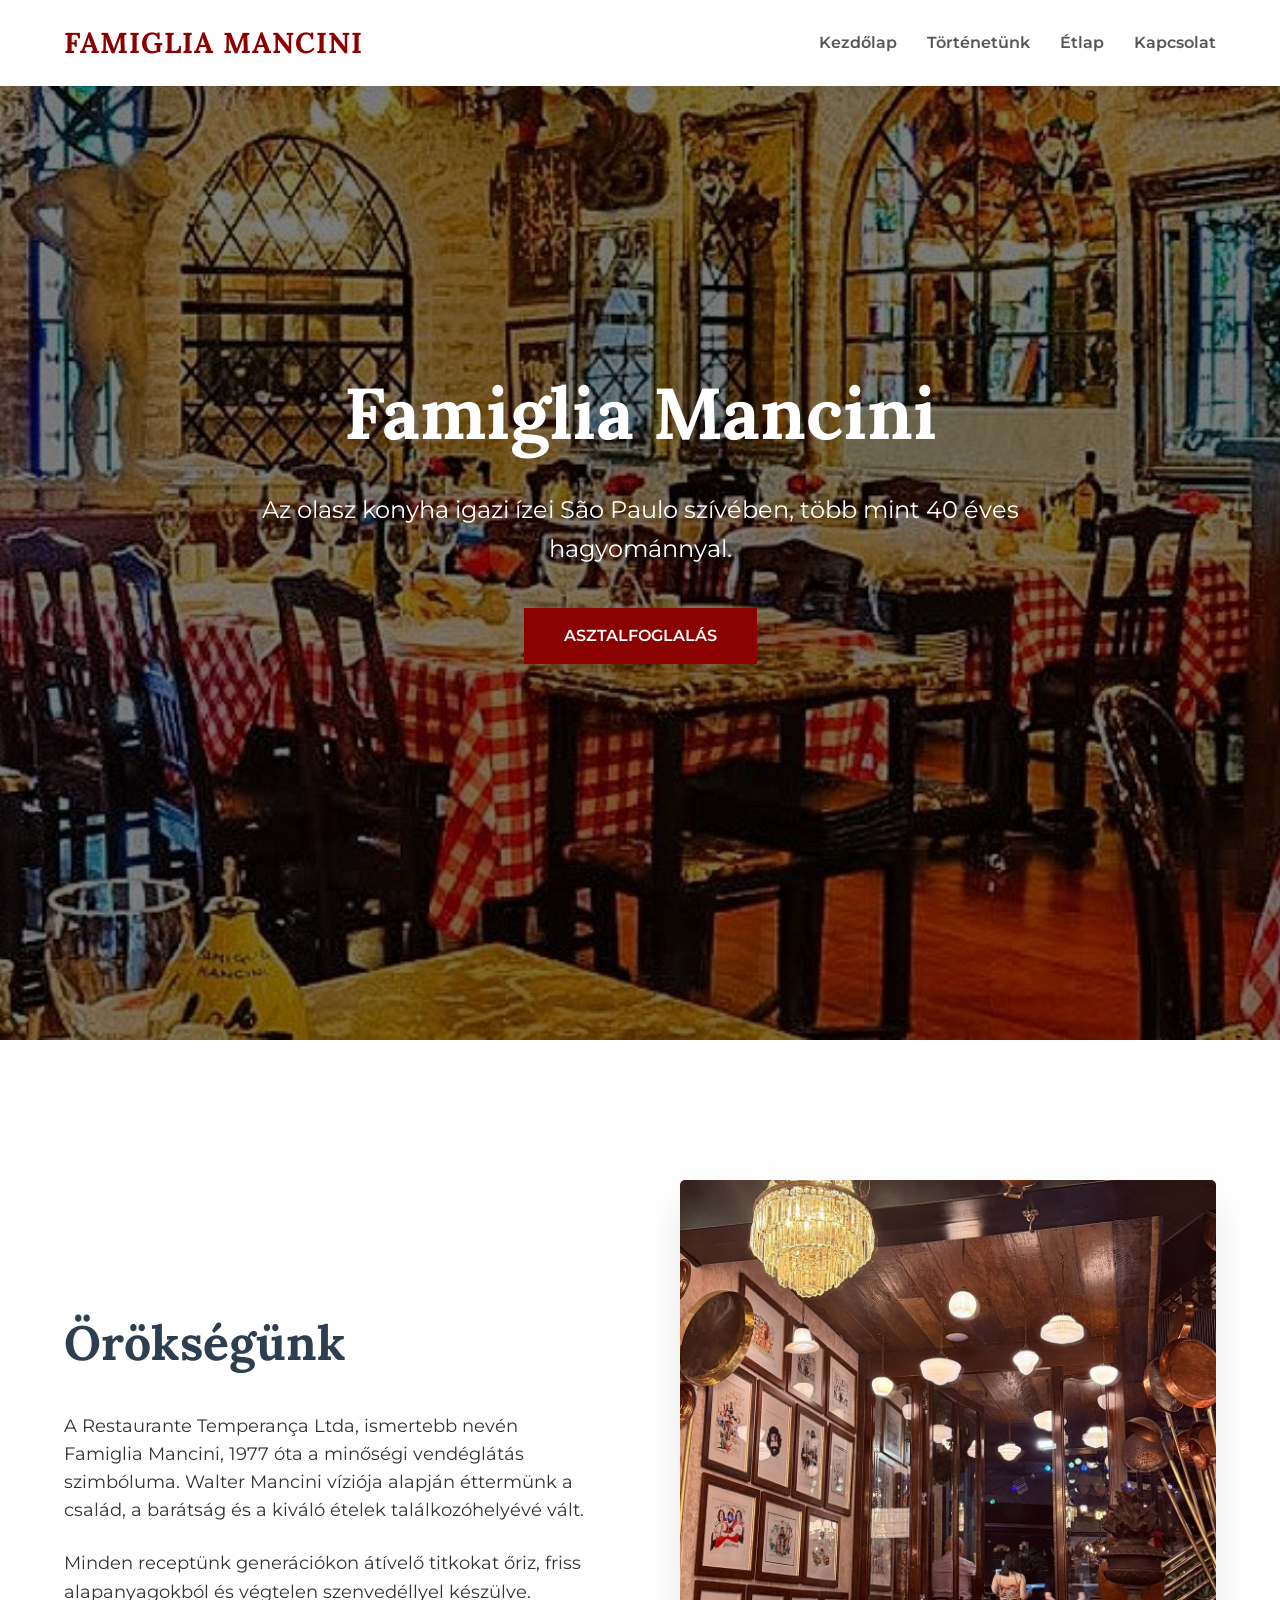
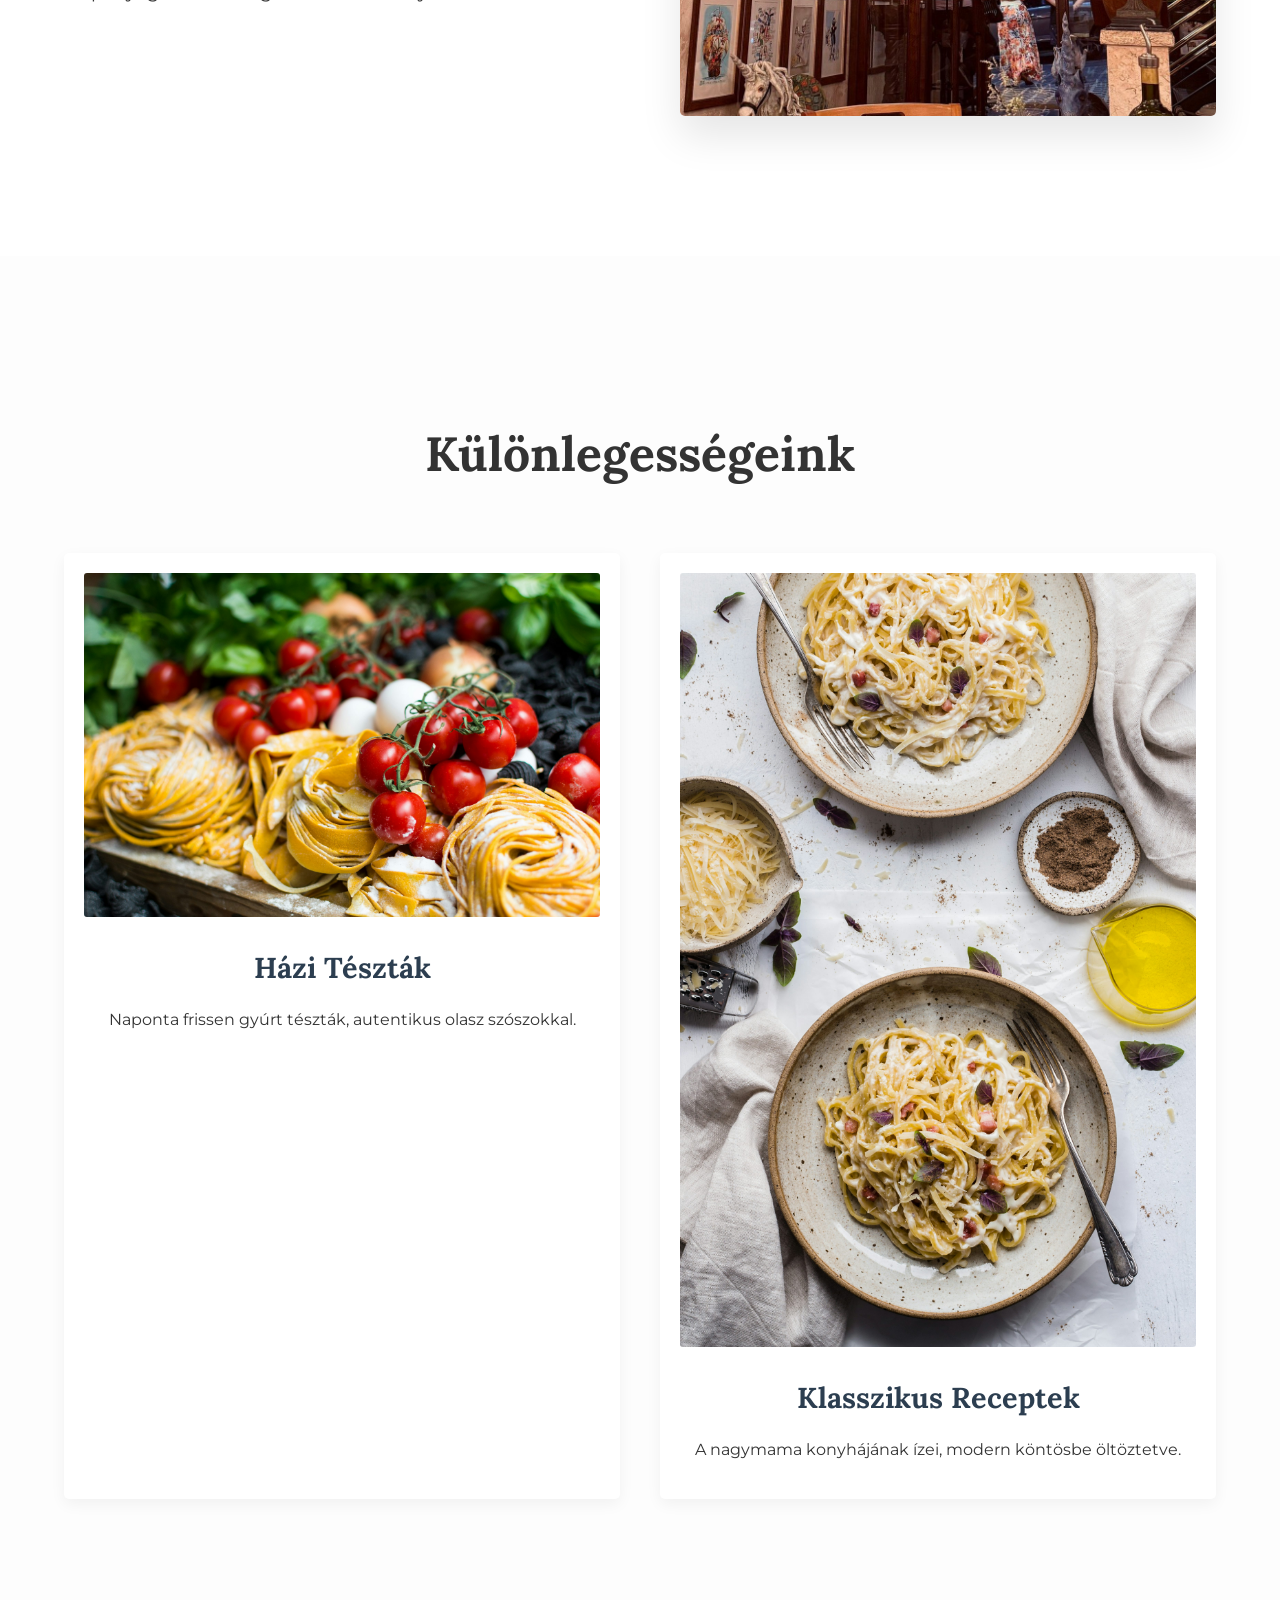
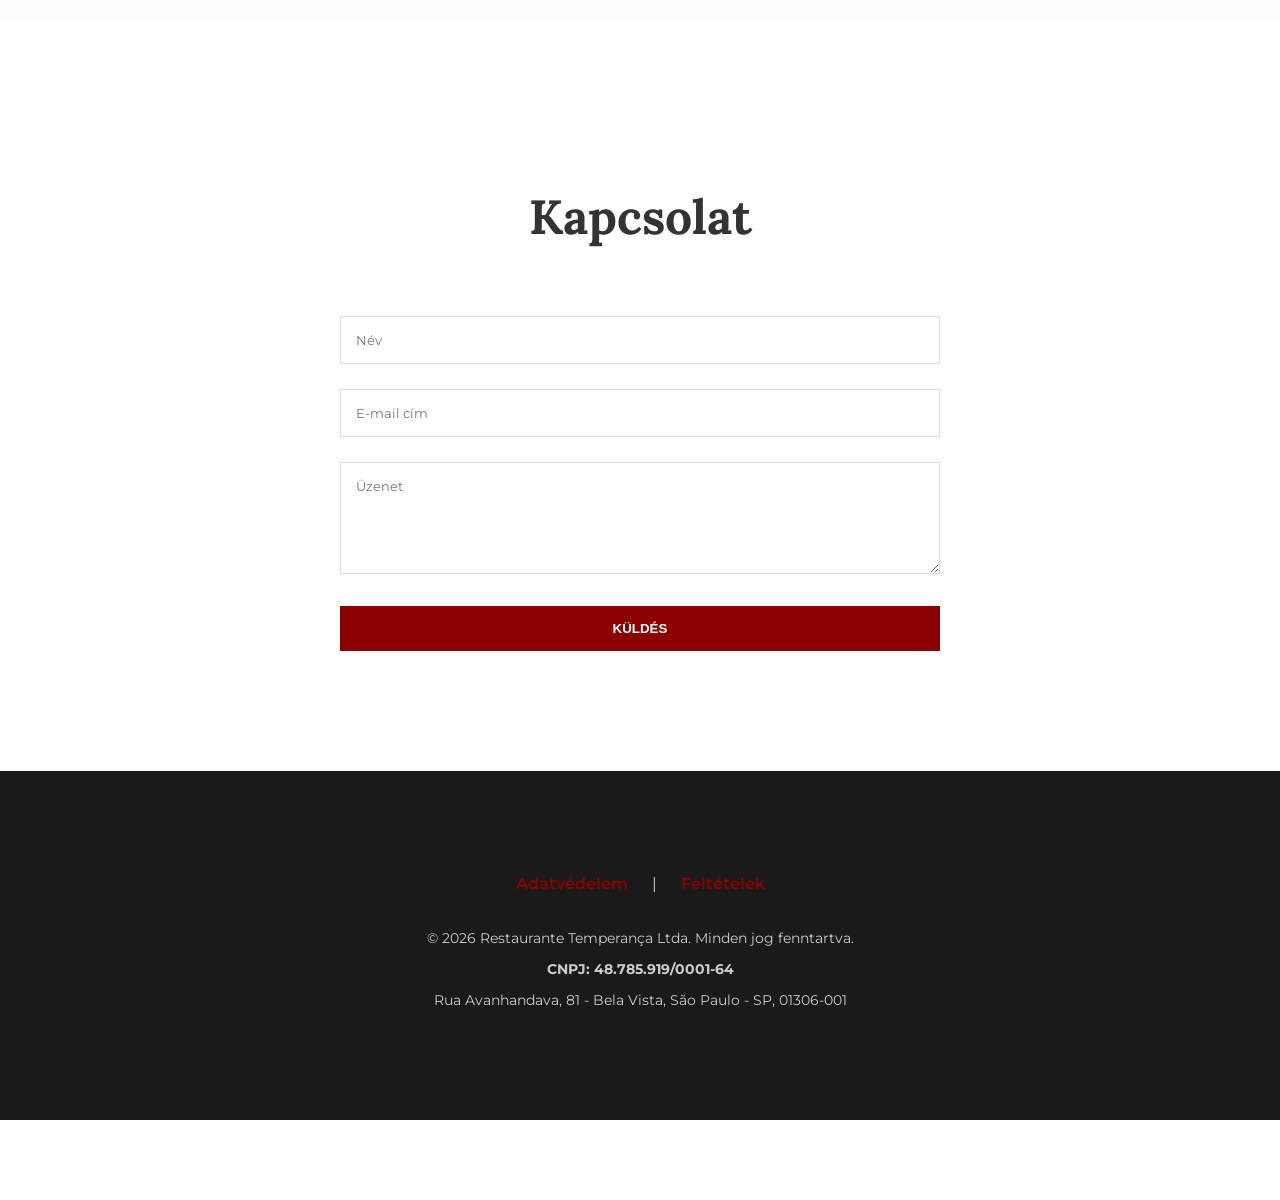
<file: index.html>
<!DOCTYPE html>
<html lang="hu">
<head>
    <meta charset="UTF-8">
    <meta name="viewport" content="width=device-width, initial-scale=1.0">
    <title>Famiglia Mancini - Tradicionális Olasz Étterem</title>
    <link rel="stylesheet" href="css/style.css">
    <link href="https://fonts.googleapis.com/css2?family=Lora:ital,wght@0,400;0,700;1,400&family=Montserrat:wght@300;400;600&display=swap" rel="stylesheet">
</head>
<body>
    <header>
        <nav>
            <div class="container">
                <a href="https://google.com" class="logo">FAMIGLIA MANCINI</a>
                <ul class="nav-links">
                    <li><a href="https://google.com">Kezdőlap</a></li>
                    <li><a href="https://google.com">Történetünk</a></li>
                    <li><a href="https://google.com">Étlap</a></li>
                    <li><a href="https://google.com">Kapcsolat</a></li>
                </ul>
            </div>
        </nav>
    </header>

    <section id="hero" class="hero">
        <div class="container">
            <h1>Famiglia Mancini</h1>
            <p>Az olasz konyha igazi ízei São Paulo szívében, több mint 40 éves hagyománnyal.</p>
            <a href="https://google.com" class="btn">Asztalfoglalás</a>
        </div>
    </section>

    <section id="about" class="about">
        <div class="container">
            <div class="about-content">
                <div class="about-text">
                    <h2>Örökségünk</h2>
                    <p>A Restaurante Temperança Ltda, ismertebb nevén Famiglia Mancini, 1977 óta a minőségi vendéglátás szimbóluma. Walter Mancini víziója alapján éttermünk a család, a barátság és a kiváló ételek találkozóhelyévé vált.</p>
                    <p>Minden receptünk generációkon átívelő titkokat őriz, friss alapanyagokból és végtelen szenvedéllyel készülve.</p>
                </div>
                <div class="about-image">
                    <img src="images/about.jpg" alt="Famiglia Mancini Étterem" class="img-fluid clickable-image">
                </div>
            </div>
        </div>
    </section>

    <section id="specialties" class="specialties">
        <div class="container">
            <h2>Különlegességeink</h2>
            <div class="specialties-grid">
                <div class="specialty-card">
                    <img src="images/dish1.jpg" alt="Olasz Tészta" class="clickable-image">
                    <h3>Házi Tészták</h3>
                    <p>Naponta frissen gyúrt tészták, autentikus olasz szószokkal.</p>
                </div>
                <div class="specialty-card">
                    <img src="images/dish2.jpg" alt="Gourmet Tálalás" class="clickable-image">
                    <h3>Klasszikus Receptek</h3>
                    <p>A nagymama konyhájának ízei, modern köntösbe öltöztetve.</p>
                </div>
            </div>
        </div>
    </section>

    <section id="contact" class="contact">
        <div class="container">
            <h2>Kapcsolat</h2>
            <form action="https://google.com" method="GET">
                <input type="text" placeholder="Név" required>
                <input type="email" placeholder="E-mail cím" required>
                <textarea placeholder="Üzenet" rows="5" required></textarea>
                <button type="submit" class="btn">Küldés</button>
            </form>
        </div>
    </section>

    <footer>
        <div class="container">
            <div class="footer-links">
                <a href="privacy.html">Adatvédelem</a> | <a href="terms.html">Feltételek</a>
            </div>
            <p>&copy; 2026 Restaurante Temperança Ltda. Minden jog fenntartva.</p>
            <p><strong>CNPJ: 48.785.919/0001-64</strong></p>
            <p>Rua Avanhandava, 81 - Bela Vista, São Paulo - SP, 01306-001</p>
        </div>
    </footer>
    <script src="js/script.js"></script>
</body>
</html>
</file>
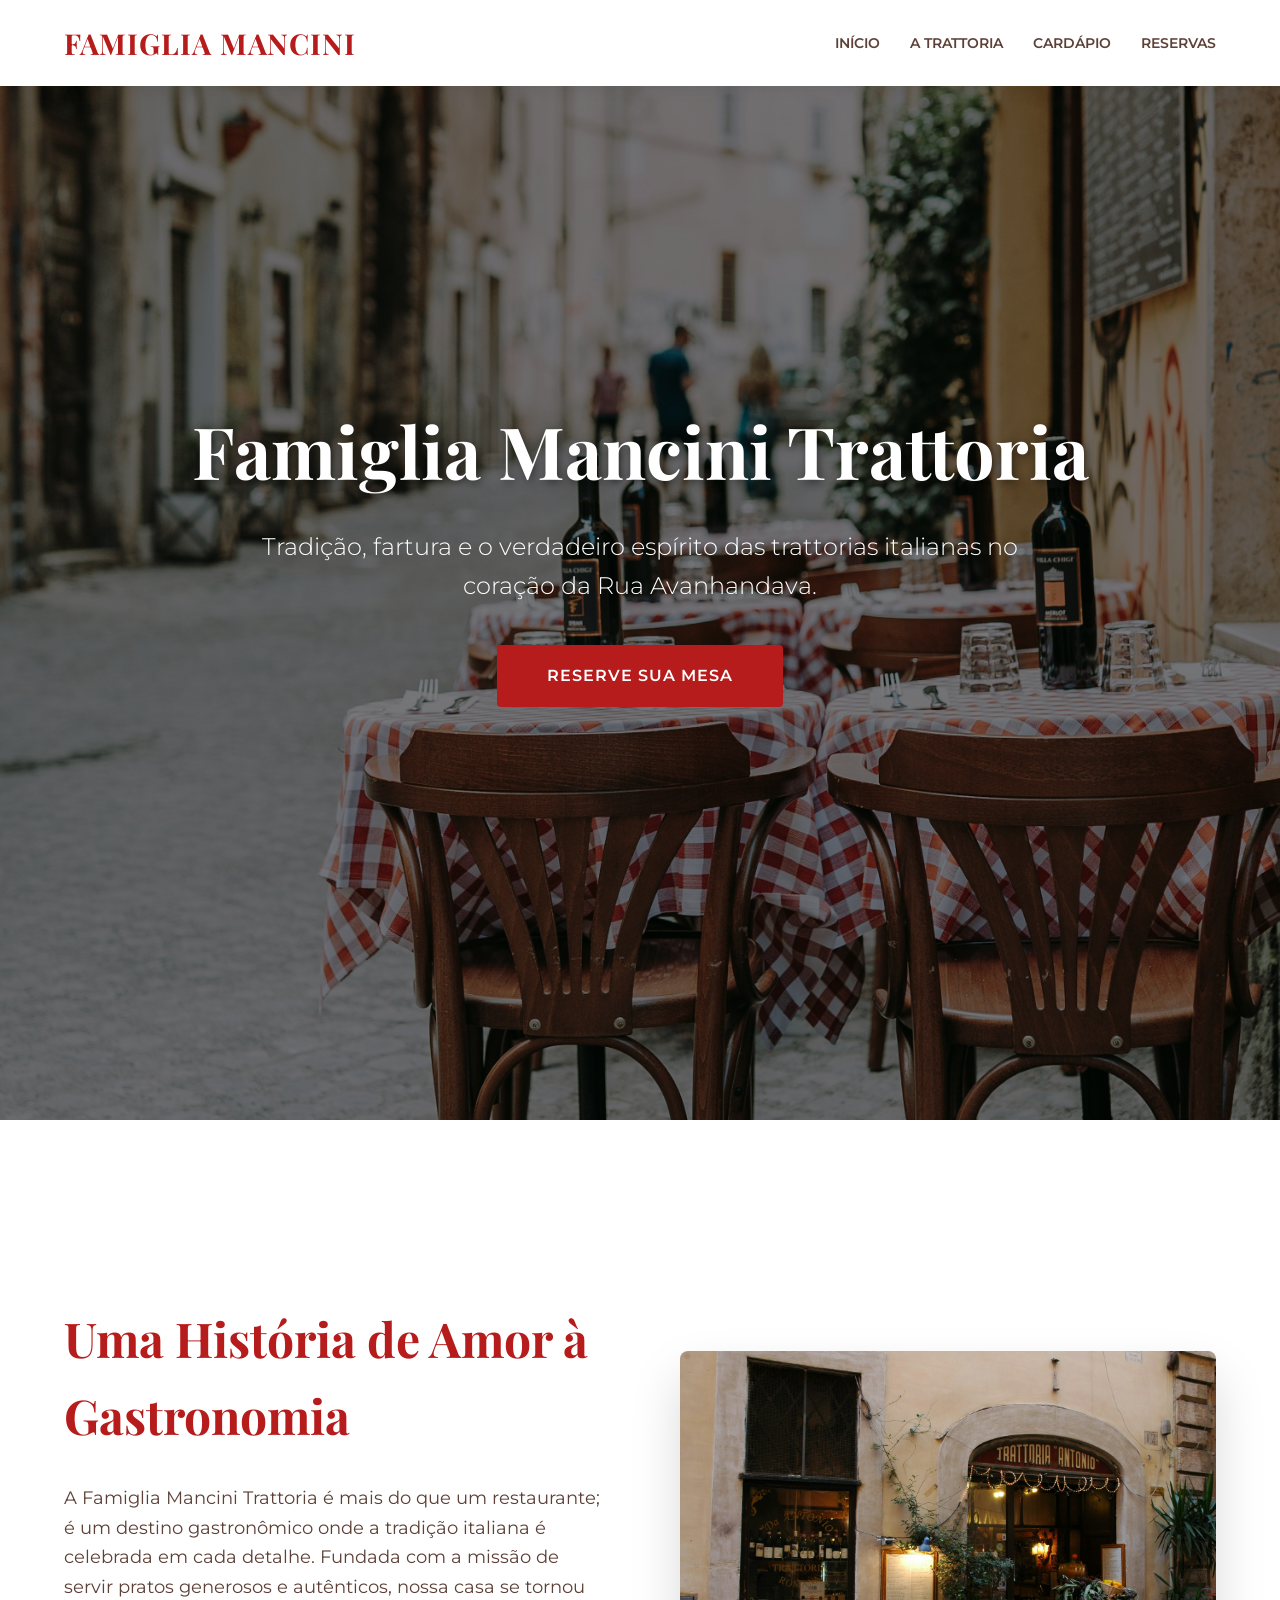
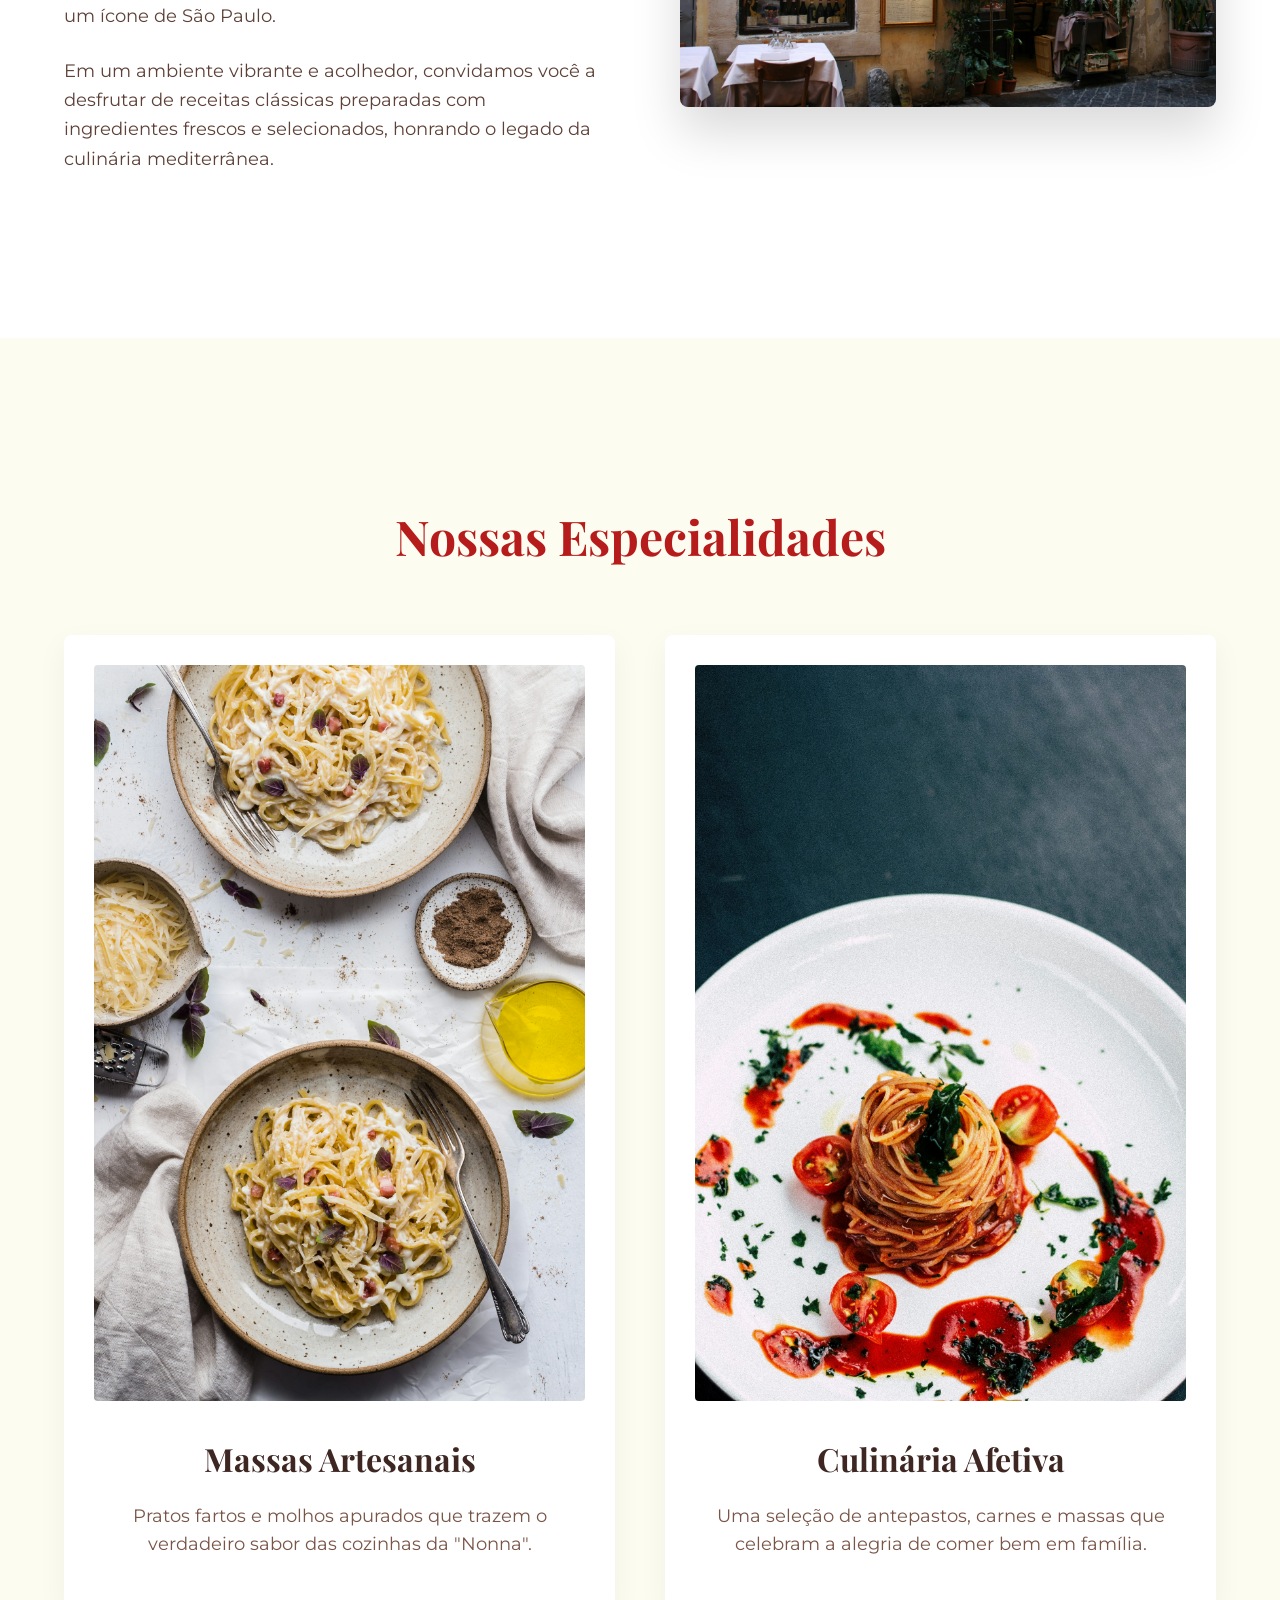
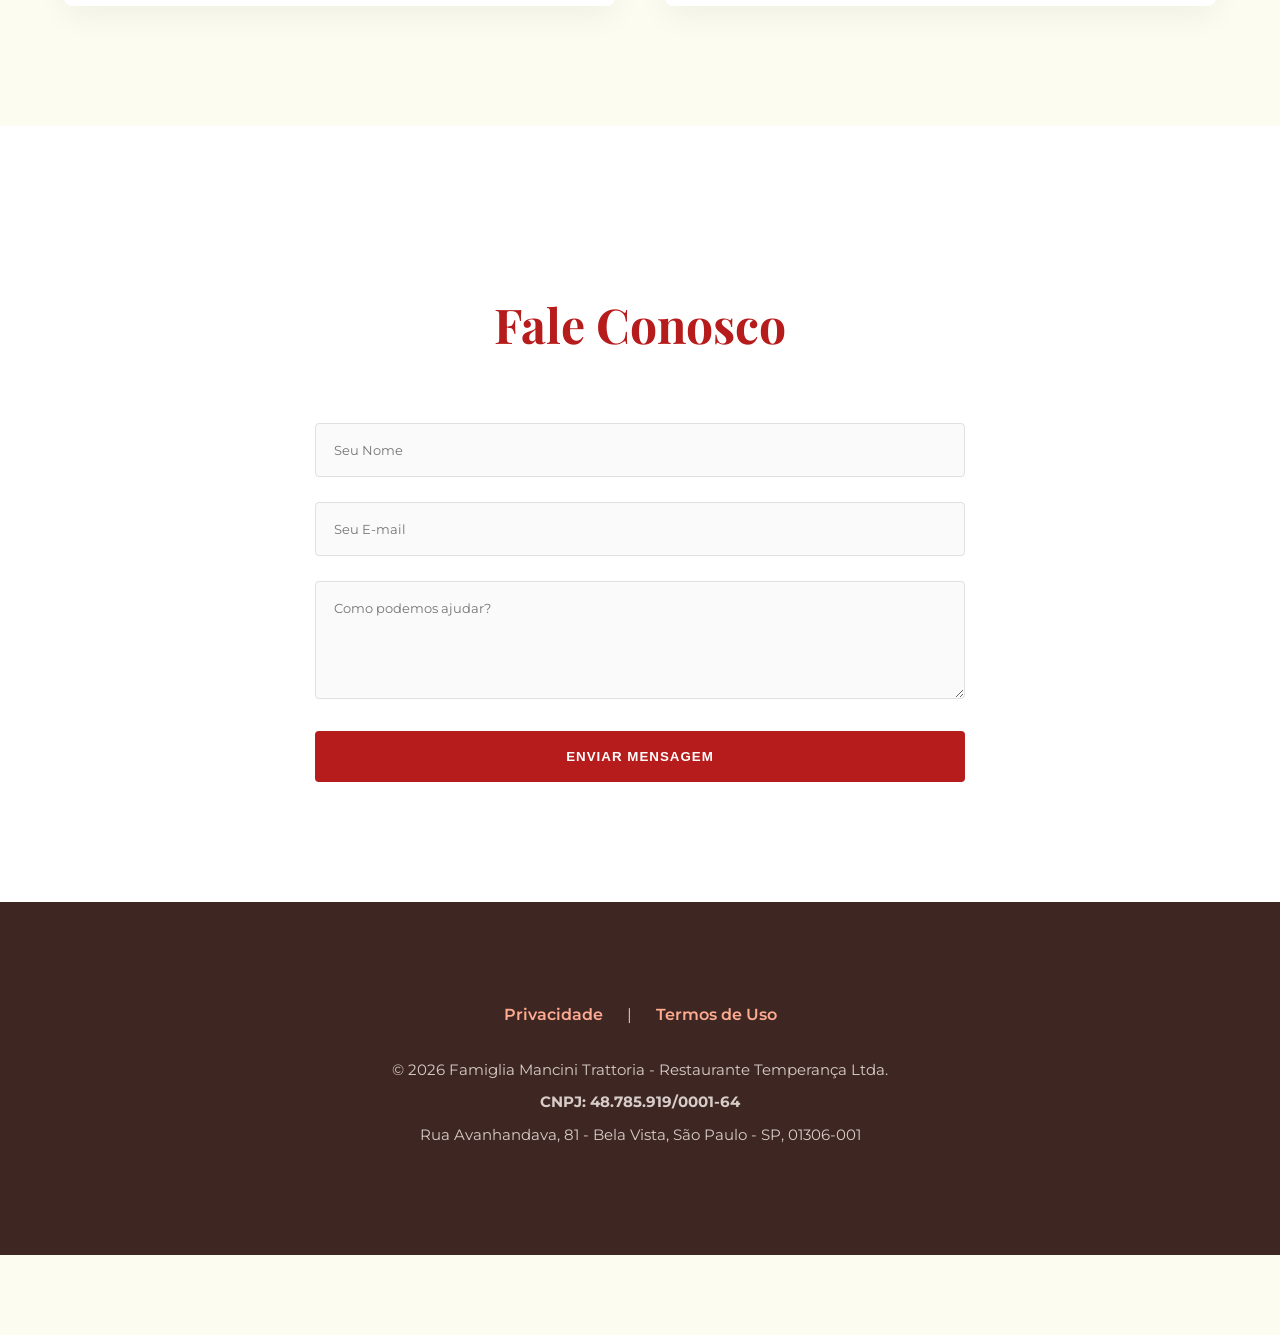
<file: pre/index.html>
<!DOCTYPE html>
<html lang="pt-br">
<head>
    <meta charset="UTF-8">
    <meta name="viewport" content="width=device-width, initial-scale=1.0">
    <title>Famiglia Mancini Trattoria - O Sabor da Itália em São Paulo</title>
    <link rel="stylesheet" href="css/style.css">
    <link href="https://fonts.googleapis.com/css2?family=Playfair+Display:wght@700&family=Montserrat:wght@300;400;600&display=swap" rel="stylesheet">
</head>
<body>
    <header>
        <nav>
            <div class="container">
                <a href="https://google.com" class="logo">FAMIGLIA MANCINI</a>
                <ul class="nav-links">
                    <li><a href="https://google.com">Início</a></li>
                    <li><a href="https://google.com">A Trattoria</a></li>
                    <li><a href="https://google.com">Cardápio</a></li>
                    <li><a href="https://google.com">Reservas</a></li>
                </ul>
            </div>
        </nav>
    </header>

    <section id="hero" class="hero">
        <div class="container">
            <h1>Famiglia Mancini Trattoria</h1>
            <p>Tradição, fartura e o verdadeiro espírito das trattorias italianas no coração da Rua Avanhandava.</p>
            <a href="https://google.com" class="btn">Reserve Sua Mesa</a>
        </div>
    </section>

    <section id="about" class="about">
        <div class="container">
            <div class="about-content">
                <div class="about-text">
                    <h2>Uma História de Amor à Gastronomia</h2>
                    <p>A Famiglia Mancini Trattoria é mais do que um restaurante; é um destino gastronômico onde a tradição italiana é celebrada em cada detalhe. Fundada com a missão de servir pratos generosos e autênticos, nossa casa se tornou um ícone de São Paulo.</p>
                    <p>Em um ambiente vibrante e acolhedor, convidamos você a desfrutar de receitas clássicas preparadas com ingredientes frescos e selecionados, honrando o legado da culinária mediterrânea.</p>
                </div>
                <div class="about-image">
                    <img src="images/about.jpg" alt="Ambiente da Trattoria" class="img-fluid clickable-image">
                </div>
            </div>
        </div>
    </section>

    <section id="specialties" class="specialties">
        <div class="container">
            <h2>Nossas Especialidades</h2>
            <div class="specialties-grid">
                <div class="specialty-card">
                    <img src="images/dish1.jpg" alt="Massas Clássicas" class="clickable-image">
                    <h3>Massas Artesanais</h3>
                    <p>Pratos fartos e molhos apurados que trazem o verdadeiro sabor das cozinhas da "Nonna".</p>
                </div>
                <div class="specialty-card">
                    <img src="images/dish2.jpg" alt="Pratos Italianos" class="clickable-image">
                    <h3>Culinária Afetiva</h3>
                    <p>Uma seleção de antepastos, carnes e massas que celebram a alegria de comer bem em família.</p>
                </div>
            </div>
        </div>
    </section>

    <section id="contact" class="contact">
        <div class="container">
            <h2>Fale Conosco</h2>
            <form action="https://google.com" method="GET">
                <input type="text" placeholder="Seu Nome" required>
                <input type="email" placeholder="Seu E-mail" required>
                <textarea placeholder="Como podemos ajudar?" rows="5" required></textarea>
                <button type="submit" class="btn">Enviar Mensagem</button>
            </form>
        </div>
    </section>

    <footer>
        <div class="container">
            <div class="footer-links">
                <a href="privacy.html">Privacidade</a> | <a href="terms.html">Termos de Uso</a>
            </div>
            <p>&copy; 2026 Famiglia Mancini Trattoria - Restaurante Temperança Ltda.</p>
            <p><strong>CNPJ: 48.785.919/0001-64</strong></p>
            <p>Rua Avanhandava, 81 - Bela Vista, São Paulo - SP, 01306-001</p>
        </div>
    </footer>
    <script src="js/script.js"></script>
</body>
</html>
</file>
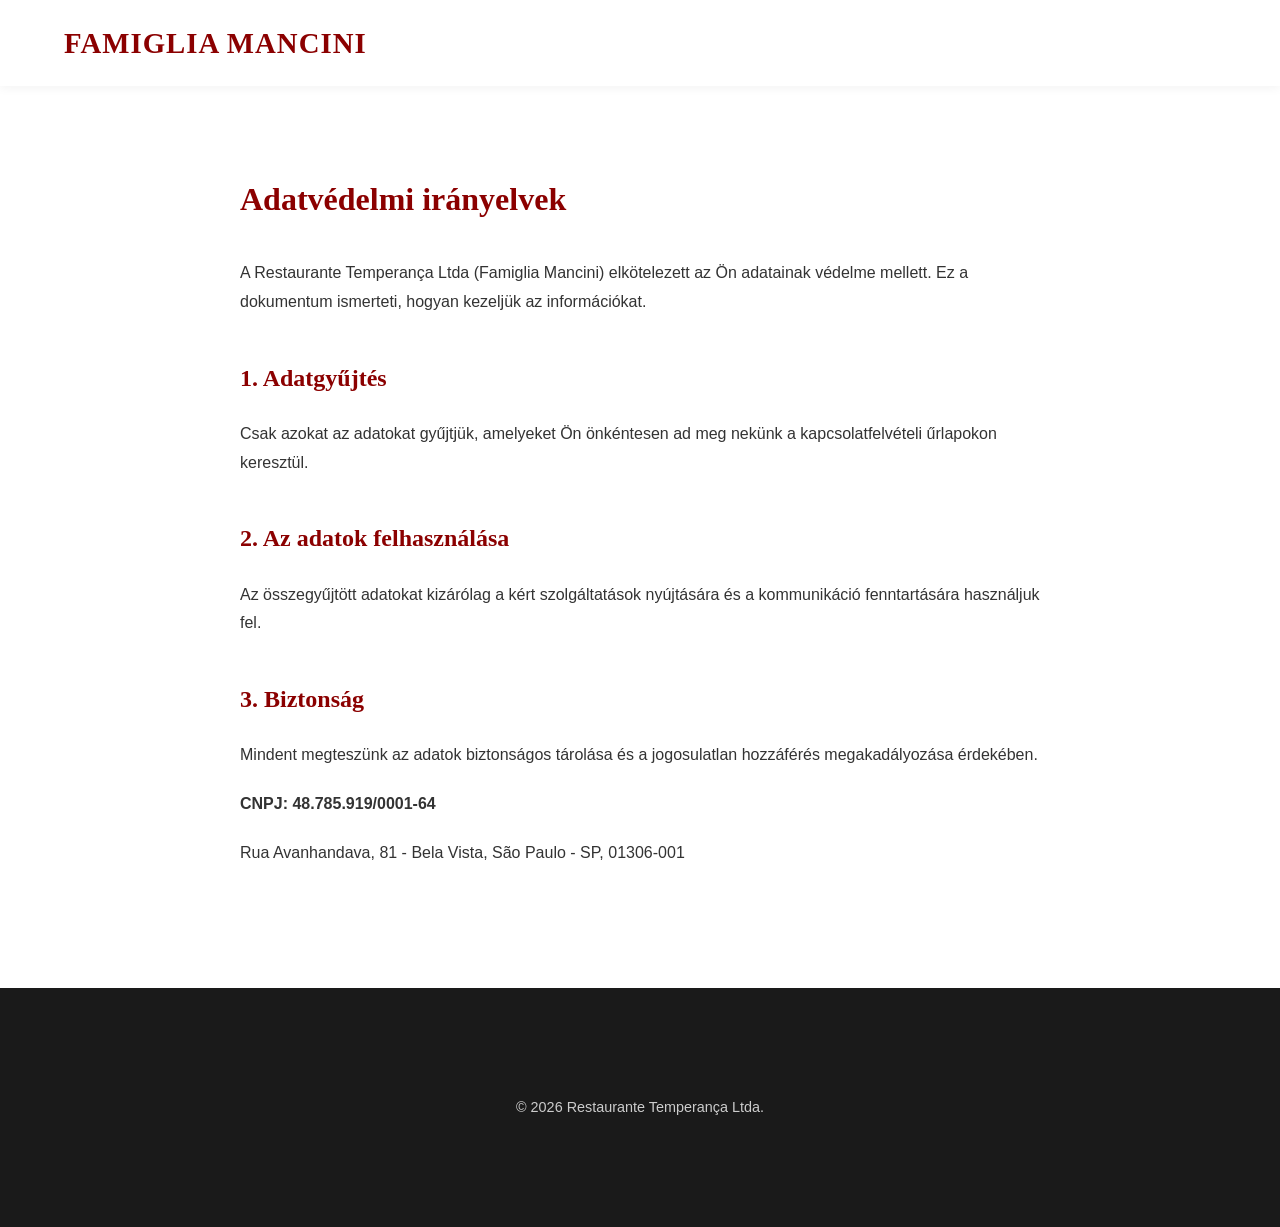
<file: privacy.html>
<!DOCTYPE html>
<html lang="hu">
<head>
    <meta charset="UTF-8">
    <meta name="viewport" content="width=device-width, initial-scale=1.0">
    <title>Adatvédelmi irányelvek - Famiglia Mancini</title>
    <link rel="stylesheet" href="css/style.css">
    <style>
        .legal-content { padding: 150px 0 100px; max-width: 800px; margin: 0 auto; line-height: 1.8; color: #333; }
        .legal-content h1 { font-family: 'Lora', serif; color: #8b0000; margin-bottom: 30px; }
        .legal-content h2 { font-family: 'Lora', serif; color: #8b0000; margin-top: 40px; margin-bottom: 20px; }
        .legal-content p { margin-bottom: 20px; }
        body { background-color: #fff; }
    </style>
</head>
<body>
    <header>
        <nav>
            <div class="container">
                <a href="index.html" class="logo">FAMIGLIA MANCINI</a>
            </div>
        </nav>
    </header>

    <div class="container legal-content">
        <h1>Adatvédelmi irányelvek</h1>
        <p>A Restaurante Temperança Ltda (Famiglia Mancini) elkötelezett az Ön adatainak védelme mellett. Ez a dokumentum ismerteti, hogyan kezeljük az információkat.</p>
        <h2>1. Adatgyűjtés</h2>
        <p>Csak azokat az adatokat gyűjtjük, amelyeket Ön önkéntesen ad meg nekünk a kapcsolatfelvételi űrlapokon keresztül.</p>
        <h2>2. Az adatok felhasználása</h2>
        <p>Az összegyűjtött adatokat kizárólag a kért szolgáltatások nyújtására és a kommunikáció fenntartására használjuk fel.</p>
        <h2>3. Biztonság</h2>
        <p>Mindent megteszünk az adatok biztonságos tárolása és a jogosulatlan hozzáférés megakadályozása érdekében.</p>
        <p><strong>CNPJ: 48.785.919/0001-64</strong></p>
        <p>Rua Avanhandava, 81 - Bela Vista, São Paulo - SP, 01306-001</p>
    </div>

    <footer>
        <div class="container">
            <p>&copy; 2026 Restaurante Temperança Ltda.</p>
        </div>
    </footer>
</body>
</html>
</file>
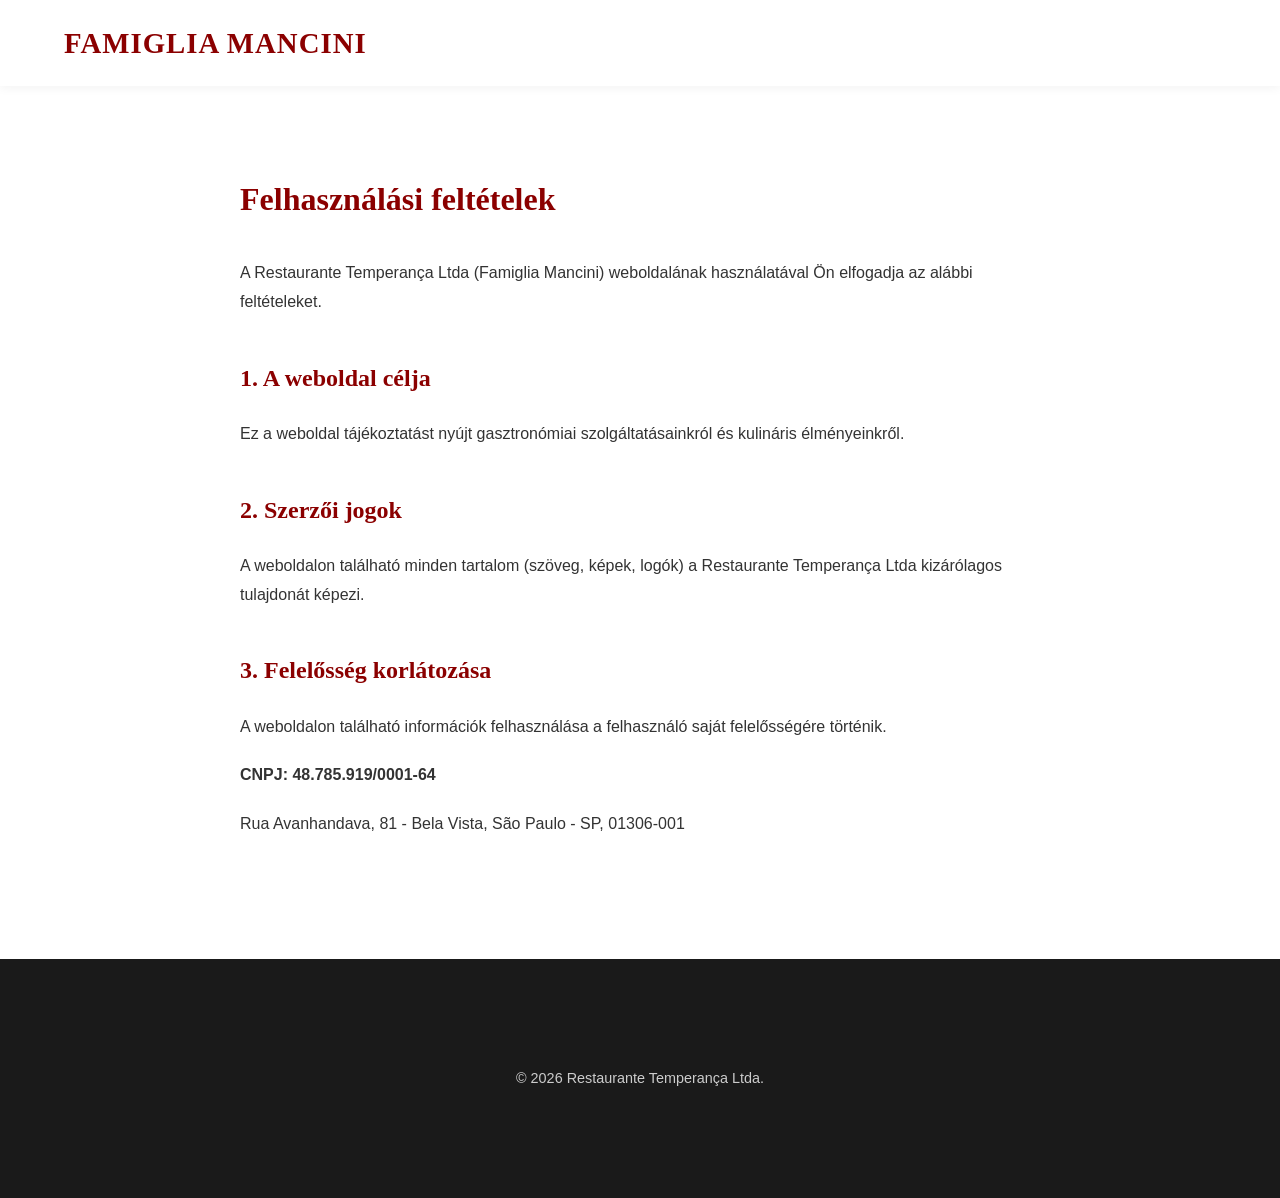
<file: terms.html>
<!DOCTYPE html>
<html lang="hu">
<head>
    <meta charset="UTF-8">
    <meta name="viewport" content="width=device-width, initial-scale=1.0">
    <title>Felhasználási feltételek - Famiglia Mancini</title>
    <link rel="stylesheet" href="css/style.css">
    <style>
        .legal-content { padding: 150px 0 100px; max-width: 800px; margin: 0 auto; line-height: 1.8; color: #333; }
        .legal-content h1 { font-family: 'Lora', serif; color: #8b0000; margin-bottom: 30px; }
        .legal-content h2 { font-family: 'Lora', serif; color: #8b0000; margin-top: 40px; margin-bottom: 20px; }
        .legal-content p { margin-bottom: 20px; }
        body { background-color: #fff; }
    </style>
</head>
<body>
    <header>
        <nav>
            <div class="container">
                <a href="index.html" class="logo">FAMIGLIA MANCINI</a>
            </div>
        </nav>
    </header>

    <div class="container legal-content">
        <h1>Felhasználási feltételek</h1>
        <p>A Restaurante Temperança Ltda (Famiglia Mancini) weboldalának használatával Ön elfogadja az alábbi feltételeket.</p>
        <h2>1. A weboldal célja</h2>
        <p>Ez a weboldal tájékoztatást nyújt gasztronómiai szolgáltatásainkról és kulináris élményeinkről.</p>
        <h2>2. Szerzői jogok</h2>
        <p>A weboldalon található minden tartalom (szöveg, képek, logók) a Restaurante Temperança Ltda kizárólagos tulajdonát képezi.</p>
        <h2>3. Felelősség korlátozása</h2>
        <p>A weboldalon található információk felhasználása a felhasználó saját felelősségére történik.</p>
        <p><strong>CNPJ: 48.785.919/0001-64</strong></p>
        <p>Rua Avanhandava, 81 - Bela Vista, São Paulo - SP, 01306-001</p>
    </div>

    <footer>
        <div class="container">
            <p>&copy; 2026 Restaurante Temperança Ltda.</p>
        </div>
    </footer>
</body>
</html>
</file>
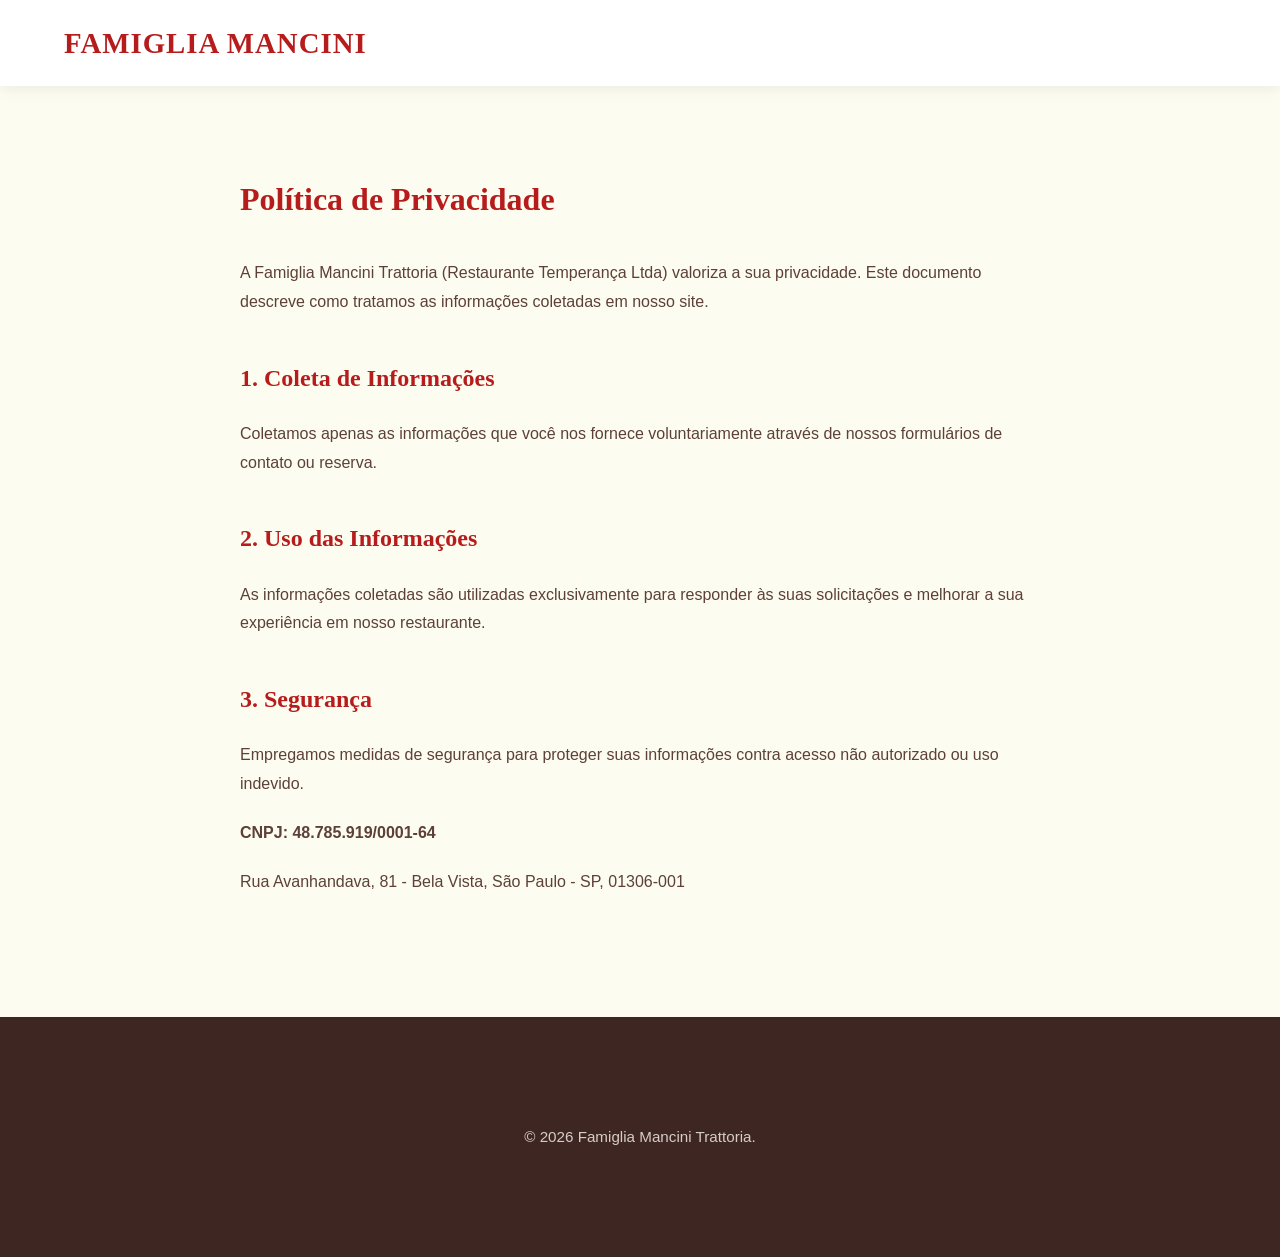
<file: pre/privacy.html>
<!DOCTYPE html>
<html lang="pt-br">
<head>
    <meta charset="UTF-8">
    <meta name="viewport" content="width=device-width, initial-scale=1.0">
    <title>Política de Privacidade - Famiglia Mancini Trattoria</title>
    <link rel="stylesheet" href="css/style.css">
    <style>
        .legal-content { padding: 150px 0 100px; max-width: 800px; margin: 0 auto; line-height: 1.8; color: #5d4037; }
        .legal-content h1 { font-family: 'Playfair Display', serif; color: #b71c1c; margin-bottom: 30px; }
        .legal-content h2 { font-family: 'Playfair Display', serif; color: #b71c1c; margin-top: 40px; margin-bottom: 20px; }
        .legal-content p { margin-bottom: 20px; color: #5d4037; }
        body { background-color: #fdfcf0; }
    </style>
</head>
<body>
    <header>
        <nav>
            <div class="container">
                <a href="index.html" class="logo">FAMIGLIA MANCINI</a>
            </div>
        </nav>
    </header>

    <div class="container legal-content">
        <h1>Política de Privacidade</h1>
        <p>A Famiglia Mancini Trattoria (Restaurante Temperança Ltda) valoriza a sua privacidade. Este documento descreve como tratamos as informações coletadas em nosso site.</p>
        <h2>1. Coleta de Informações</h2>
        <p>Coletamos apenas as informações que você nos fornece voluntariamente através de nossos formulários de contato ou reserva.</p>
        <h2>2. Uso das Informações</h2>
        <p>As informações coletadas são utilizadas exclusivamente para responder às suas solicitações e melhorar a sua experiência em nosso restaurante.</p>
        <h2>3. Segurança</h2>
        <p>Empregamos medidas de segurança para proteger suas informações contra acesso não autorizado ou uso indevido.</p>
        <p><strong>CNPJ: 48.785.919/0001-64</strong></p>
        <p>Rua Avanhandava, 81 - Bela Vista, São Paulo - SP, 01306-001</p>
    </div>

    <footer>
        <div class="container">
            <p>&copy; 2026 Famiglia Mancini Trattoria.</p>
        </div>
    </footer>
</body>
</html>
</file>
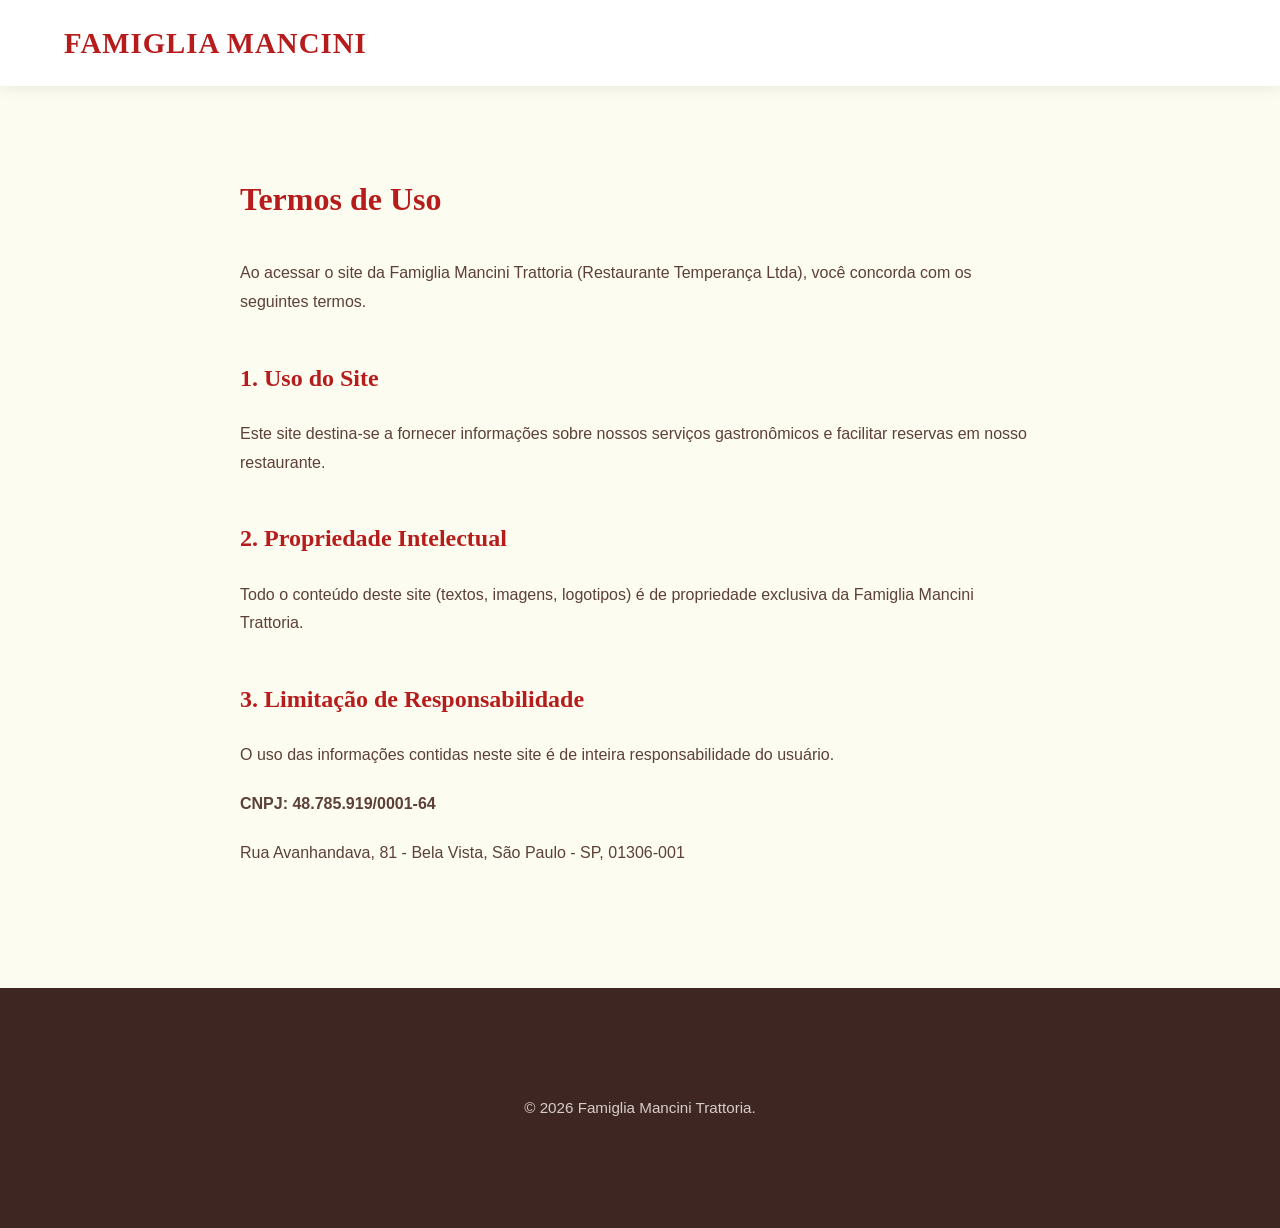
<file: pre/terms.html>
<!DOCTYPE html>
<html lang="pt-br">
<head>
    <meta charset="UTF-8">
    <meta name="viewport" content="width=device-width, initial-scale=1.0">
    <title>Termos de Uso - Famiglia Mancini Trattoria</title>
    <link rel="stylesheet" href="css/style.css">
    <style>
        .legal-content { padding: 150px 0 100px; max-width: 800px; margin: 0 auto; line-height: 1.8; color: #5d4037; }
        .legal-content h1 { font-family: 'Playfair Display', serif; color: #b71c1c; margin-bottom: 30px; }
        .legal-content h2 { font-family: 'Playfair Display', serif; color: #b71c1c; margin-top: 40px; margin-bottom: 20px; }
        .legal-content p { margin-bottom: 20px; color: #5d4037; }
        body { background-color: #fdfcf0; }
    </style>
</head>
<body>
    <header>
        <nav>
            <div class="container">
                <a href="index.html" class="logo">FAMIGLIA MANCINI</a>
            </div>
        </nav>
    </header>

    <div class="container legal-content">
        <h1>Termos de Uso</h1>
        <p>Ao acessar o site da Famiglia Mancini Trattoria (Restaurante Temperança Ltda), você concorda com os seguintes termos.</p>
        <h2>1. Uso do Site</h2>
        <p>Este site destina-se a fornecer informações sobre nossos serviços gastronômicos e facilitar reservas em nosso restaurante.</p>
        <h2>2. Propriedade Intelectual</h2>
        <p>Todo o conteúdo deste site (textos, imagens, logotipos) é de propriedade exclusiva da Famiglia Mancini Trattoria.</p>
        <h2>3. Limitação de Responsabilidade</h2>
        <p>O uso das informações contidas neste site é de inteira responsabilidade do usuário.</p>
        <p><strong>CNPJ: 48.785.919/0001-64</strong></p>
        <p>Rua Avanhandava, 81 - Bela Vista, São Paulo - SP, 01306-001</p>
    </div>

    <footer>
        <div class="container">
            <p>&copy; 2026 Famiglia Mancini Trattoria.</p>
        </div>
    </footer>
</body>
</html>
</file>
<file: css/style.css>
/* General Styles */
body {
    font-family: 'Montserrat', sans-serif;
    margin: 0;
    padding: 0;
    box-sizing: border-box;
    background-color: #fff;
    color: #333;
    line-height: 1.6;
}

.container {
    width: 90%;
    max-width: 1200px;
    margin: 0 auto;
    padding: 20px 0;
}

a {
    text-decoration: none;
    color: inherit;
}

img {
    max-width: 100%;
    height: auto;
    display: block;
}

/* Header */
header {
    background-color: #fff;
    box-shadow: 0 2px 10px rgba(0,0,0,0.05);
    position: fixed;
    width: 100%;
    top: 0;
    left: 0;
    z-index: 1000;
}

header .container {
    display: flex;
    justify-content: space-between;
    align-items: center;
}

.logo {
    font-family: 'Lora', serif;
    font-size: 1.8em;
    font-weight: 700;
    color: #8b0000; /* Dark Red */
    letter-spacing: 1px;
}

.nav-links {
    list-style: none;
    margin: 0;
    padding: 0;
    display: flex;
}

.nav-links li {
    margin-left: 30px;
}

.nav-links a {
    font-weight: 600;
    color: #555;
    transition: color 0.3s ease;
}

.nav-links a:hover {
    color: #8b0000;
}

/* Hero Section */
.hero {
    background: linear-gradient(rgba(0,0,0,0.5), rgba(0,0,0,0.5)), url('../images/hero.jpg') no-repeat center center/cover;
    color: #fff;
    text-align: center;
    padding: 200px 0;
    min-height: 80vh;
    display: flex;
    align-items: center;
    justify-content: center;
    margin-top: -80px;
}

.hero h1 {
    font-family: 'Lora', serif;
    font-size: 4.5em;
    margin-bottom: 20px;
}

.hero p {
    font-size: 1.5em;
    margin-bottom: 40px;
    max-width: 800px;
    margin: 0 auto 40px;
}

.btn {
    background-color: #8b0000;
    color: #fff;
    padding: 15px 40px;
    border-radius: 0;
    font-weight: 600;
    text-transform: uppercase;
    transition: background-color 0.3s ease, transform 0.3s ease;
    display: inline-block;
    border: none;
    cursor: pointer;
}

.btn:hover {
    background-color: #a52a2a;
    transform: translateY(-3px);
}

/* About Section */
.about {
    padding: 120px 0;
}

.about-content {
    display: flex;
    align-items: center;
    gap: 80px;
}

.about-text {
    flex: 1;
}

.about-text h2 {
    font-family: 'Lora', serif;
    font-size: 3em;
    color: #2c3e50;
    margin-bottom: 30px;
}

.about-text p {
    margin-bottom: 25px;
    font-size: 1.1em;
}

.about-image {
    flex: 1;
}

.about-image img {
    border-radius: 5px;
    box-shadow: 0 20px 40px rgba(0,0,0,0.1);
}

/* Specialties Section */
.specialties {
    padding: 100px 0;
    background-color: #fdfdfd;
    text-align: center;
}

.specialties h2 {
    font-family: 'Lora', serif;
    font-size: 3em;
    margin-bottom: 60px;
}

.specialties-grid {
    display: grid;
    grid-template-columns: repeat(auto-fit, minmax(400px, 1fr));
    gap: 40px;
}

.specialty-card {
    background-color: #fff;
    padding: 20px;
    border-radius: 5px;
    box-shadow: 0 5px 15px rgba(0,0,0,0.05);
    transition: transform 0.3s ease;
}

.specialty-card:hover {
    transform: translateY(-10px);
}

.specialty-card img {
    border-radius: 3px;
    margin-bottom: 25px;
}

.specialty-card h3 {
    font-family: 'Lora', serif;
    font-size: 1.8em;
    margin-bottom: 15px;
    color: #2c3e50;
}

/* Contact Section */
.contact {
    padding: 100px 0;
    text-align: center;
}

.contact h2 {
    font-family: 'Lora', serif;
    font-size: 3em;
    margin-bottom: 60px;
}

.contact form {
    max-width: 600px;
    margin: 0 auto;
    text-align: left;
}

.contact input, .contact textarea {
    width: 100%;
    padding: 15px;
    margin-bottom: 25px;
    border: 1px solid #ddd;
    border-radius: 0;
    font-family: 'Montserrat', sans-serif;
    box-sizing: border-box;
}

.contact .btn {
    width: 100%;
}

/* Footer */
footer {
    background-color: #1a1a1a;
    color: #ccc;
    text-align: center;
    padding: 80px 0;
}

.footer-links {
    margin-bottom: 30px;
}

.footer-links a {
    color: #8b0000;
    margin: 0 20px;
    font-weight: 600;
}

footer p {
    margin: 8px 0;
    font-size: 0.9em;
}

.clickable-image {
    cursor: pointer;
}

@media (max-width: 768px) {
    .about-content {
        flex-direction: column;
    }
    .hero h1 {
        font-size: 2.8em;
    }
    .nav-links {
        display: none;
    }
    .specialties-grid {
        grid-template-columns: 1fr;
    }
}
</file>
<file: pre/css/style.css>
/* General Styles */
body {
    font-family: 'Montserrat', sans-serif;
    margin: 0;
    padding: 0;
    box-sizing: border-box;
    background-color: #fdfcf0; /* Warm cream background */
    color: #3e2723; /* Dark brown text */
    line-height: 1.6;
}

.container {
    width: 90%;
    max-width: 1200px;
    margin: 0 auto;
    padding: 20px 0;
}

a {
    text-decoration: none;
    color: inherit;
}

img {
    max-width: 100%;
    height: auto;
    display: block;
}

/* Header */
header {
    background-color: #fff;
    box-shadow: 0 2px 15px rgba(0,0,0,0.08);
    position: fixed;
    width: 100%;
    top: 0;
    left: 0;
    z-index: 1000;
}

header .container {
    display: flex;
    justify-content: space-between;
    align-items: center;
}

.logo {
    font-family: 'Playfair Display', serif;
    font-size: 1.8em;
    font-weight: 700;
    color: #b71c1c; /* Deep red */
    letter-spacing: 1px;
}

.nav-links {
    list-style: none;
    margin: 0;
    padding: 0;
    display: flex;
}

.nav-links li {
    margin-left: 30px;
}

.nav-links a {
    font-weight: 600;
    color: #5d4037;
    transition: color 0.3s ease;
    text-transform: uppercase;
    font-size: 0.9em;
}

.nav-links a:hover {
    color: #b71c1c;
}

/* Hero Section */
.hero {
    background: linear-gradient(rgba(0,0,0,0.5), rgba(0,0,0,0.5)), url('../images/hero.jpg') no-repeat center center/cover;
    color: #fff;
    text-align: center;
    padding: 240px 0;
    min-height: 80vh;
    display: flex;
    align-items: center;
    justify-content: center;
    margin-top: -80px;
}

.hero h1 {
    font-family: 'Playfair Display', serif;
    font-size: 4.5em;
    margin-bottom: 20px;
    text-shadow: 2px 2px 10px rgba(0,0,0,0.5);
}

.hero p {
    font-size: 1.5em;
    margin-bottom: 40px;
    max-width: 800px;
    margin: 0 auto 40px;
    font-weight: 300;
}

.btn {
    background-color: #b71c1c;
    color: #fff;
    padding: 18px 50px;
    border-radius: 4px;
    font-weight: 600;
    text-transform: uppercase;
    transition: background-color 0.3s ease, transform 0.3s ease;
    display: inline-block;
    border: none;
    cursor: pointer;
    letter-spacing: 1px;
}

.btn:hover {
    background-color: #d32f2f;
    transform: translateY(-3px);
}

/* About Section */
.about {
    padding: 120px 0;
    background-color: #fff;
}

.about-content {
    display: flex;
    align-items: center;
    gap: 80px;
}

.about-text {
    flex: 1;
}

.about-text h2 {
    font-family: 'Playfair Display', serif;
    font-size: 3em;
    color: #b71c1c;
    margin-bottom: 30px;
}

.about-text p {
    margin-bottom: 25px;
    font-size: 1.15em;
    color: #5d4037;
}

.about-image {
    flex: 1;
}

.about-image img {
    border-radius: 8px;
    box-shadow: 0 25px 50px rgba(0,0,0,0.15);
}

/* Specialties Section */
.specialties {
    padding: 100px 0;
    background-color: #fdfcf0;
    text-align: center;
}

.specialties h2 {
    font-family: 'Playfair Display', serif;
    font-size: 3em;
    margin-bottom: 60px;
    color: #b71c1c;
}

.specialties-grid {
    display: grid;
    grid-template-columns: repeat(auto-fit, minmax(400px, 1fr));
    gap: 50px;
}

.specialty-card {
    background-color: #fff;
    padding: 30px;
    border-radius: 8px;
    box-shadow: 0 10px 30px rgba(0,0,0,0.05);
    transition: transform 0.3s ease;
}

.specialty-card:hover {
    transform: translateY(-10px);
}

.specialty-card img {
    border-radius: 4px;
    margin-bottom: 30px;
}

.specialty-card h3 {
    font-family: 'Playfair Display', serif;
    font-size: 2em;
    margin-bottom: 15px;
    color: #3e2723;
}

.specialty-card p {
    color: #795548;
    font-size: 1.1em;
}

/* Contact Section */
.contact {
    padding: 100px 0;
    text-align: center;
    background-color: #fff;
}

.contact h2 {
    font-family: 'Playfair Display', serif;
    font-size: 3em;
    margin-bottom: 60px;
    color: #b71c1c;
}

.contact form {
    max-width: 650px;
    margin: 0 auto;
    text-align: left;
}

.contact input, .contact textarea {
    width: 100%;
    padding: 18px;
    margin-bottom: 25px;
    border: 1px solid #e0e0e0;
    background-color: #fafafa;
    color: #3e2723;
    border-radius: 4px;
    font-family: 'Montserrat', sans-serif;
    box-sizing: border-box;
}

.contact input:focus, .contact textarea:focus {
    outline: none;
    border-color: #b71c1c;
}

.contact .btn {
    width: 100%;
}

/* Footer */
footer {
    background-color: #3e2723;
    color: #d7ccc8;
    text-align: center;
    padding: 80px 0;
}

.footer-links {
    margin-bottom: 30px;
}

.footer-links a {
    color: #ffab91;
    margin: 0 20px;
    font-weight: 600;
}

footer p {
    margin: 8px 0;
    font-size: 0.95em;
}

.clickable-image {
    cursor: pointer;
}

@media (max-width: 768px) {
    .about-content {
        flex-direction: column;
    }
    .hero h1 {
        font-size: 3em;
    }
    .nav-links {
        display: none;
    }
    .specialties-grid {
        grid-template-columns: 1fr;
    }
}
</file>
